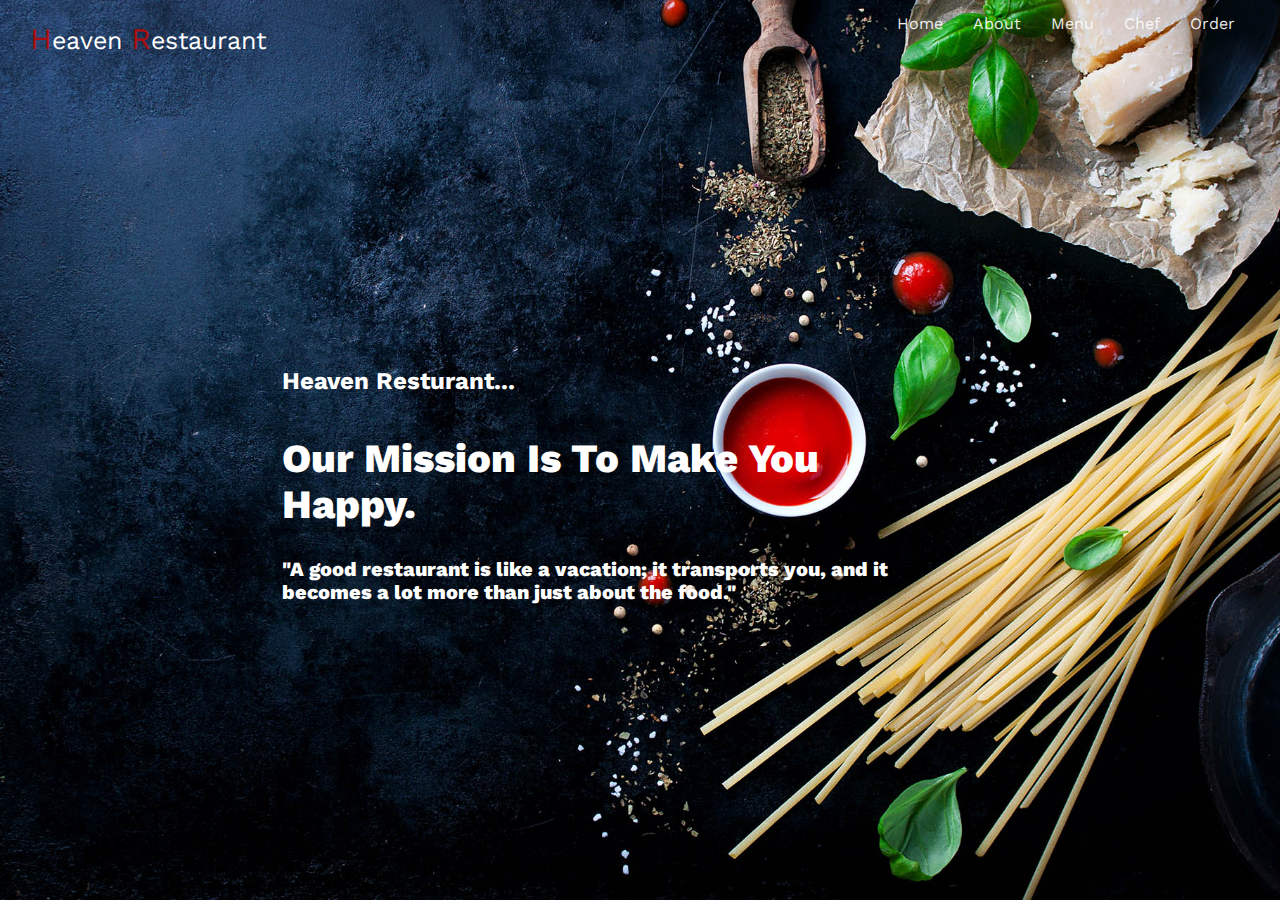
<file: index.html>
<!DOCTYPE html>
<html lang="en">
<head>
    <meta charset="UTF-8">
    <meta http-equiv="X-UA-Compatible" content="IE=edge">
    <meta name="viewport" content="width=device-width, initial-scale=1.0">
    <title>heaven restaurant</title>
    <!-- main css file -->
    <link rel="stylesheet" href="css/index.css">
    <!-- font awesome library -->
    <link rel="stylesheet" href="css/all.min.css">
    <!-- to render elemnts -->
    <link rel="stylesheet" href="css/normalize.css">
    <!-- google fonts -->
    <link rel="preconnect" href="https://fonts.gstatic.com">
    <link 
       href="https://fonts.googleapis.com/css2?family=Work+Sans:wght@200;300;400;500;600;700;800&display=swap"
       rel="stylesheet">
    <link rel = "icon"
      href = "https://image.flaticon.com/icons/png/512/3170/3170733.png" 
      type = "image/icon">
</head>
<body>
    <!-- start header -->
    <section>

        <nav class="navbar">
           <div><a href="index.html"class="brand"><span>h</span>eaven <span>r</span>estaurant</a></div>
            <a href="#"class="toggle-button">
                <span class="bar"></span>
                <span class="bar"></span>
                <span class="bar"></span>
              
            </a>
            
            <div class="navbar-links">
                <ul>
                    <li><a href="index.html">home</a></li>
                    <li><a href="index2.html">about</a></li>
                    <li><a href="index3.html">menu</a></li>
                    <li><a href="index4.html">chef</a></li>
                    <li><a href="order.html">order</a></li>
                </ul>
            </div>
         </nav>   
        <!-- start landing -->
        <div class="landing">
            <div class="intro">
                <h2>Heaven Resturant...</h2>
                <p>Our Mission Is To Make You Happy.</p>
                <p class="paragraph">"A good restaurant is like a vacation; it transports you, and it becomes a lot more than just about the food."</p>
            </div>
        </div>
    </section>
    <script>
       const togglebutton = document.getElementsByClassName('toggle-button')[0]
    const navbarlinks = document.getElementsByClassName('navbar-links')[0]
    
    togglebutton.addEventListener('click',()=>{
        navbarlinks.classList.toggle('active')
    })
        </script>
</body>
</html>
</file>
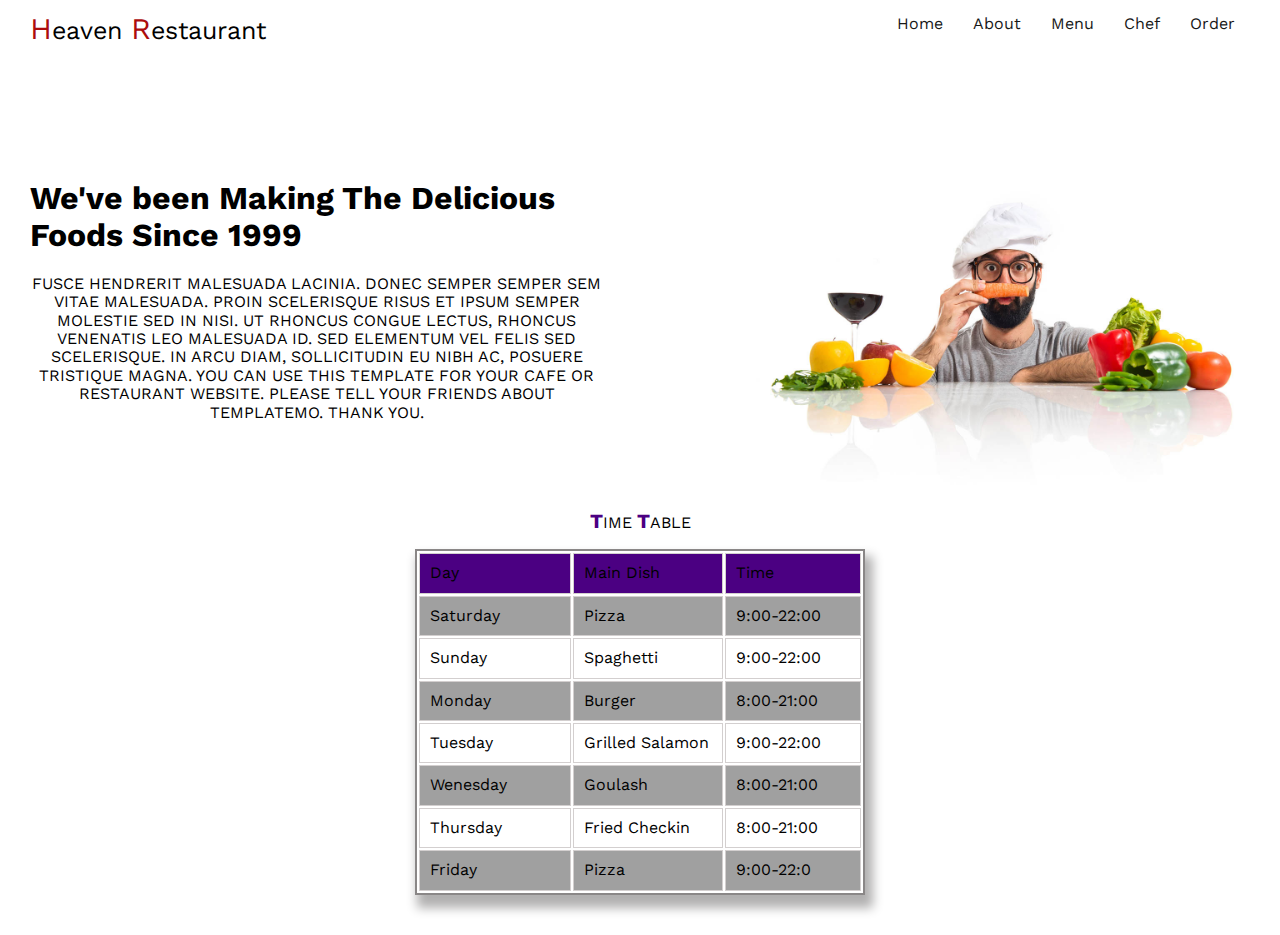
<file: index2.html>
<!DOCTYPE html>
<html lang="en">
<head>
    <meta charset="UTF-8">
    <meta http-equiv="X-UA-Compatible" content="IE=edge">
    <meta name="viewport" content="width=device-width, initial-scale=1.0">
    <title>heaven restaurant</title>
    <!-- main css file -->
    <link rel="stylesheet" href="css/index2.css">
    <!-- font awesome library -->
    <link rel="stylesheet" href="css/all.min.css">
    <!-- to render elemnts -->
    <link rel="stylesheet" href="css/normalize.css">
    <!-- google fonts -->
    <link rel="preconnect" href="https://fonts.gstatic.com">
    <link 
       href="https://fonts.googleapis.com/css2?family=Work+Sans:wght@200;300;400;500;600;700;800&display=swap"
       rel="stylesheet">
    <link rel = "icon"
      href = "https://image.flaticon.com/icons/png/512/3170/3170733.png" 
      type = "image/icon">
</head>
<body>
    <nav class="navbar">
        <div><a href="index.html"class="brand"><span>h</span>eaven <span>r</span>estaurant</a></div>
         <a href="#"class="toggle-button">
             <span class="bar"></span>
             <span class="bar"></span>
             <span class="bar"></span>
           
         </a>
         
         <div class="navbar-links">
             <ul>
                 <li><a href="index.html">home</a></li>
                 <li><a href="index2.html">about</a></li>
                 <li><a href="index3.html">menu</a></li>
                 <li><a href="index4.html">chef</a></li>
                 <li><a href="order.html">order</a></li>
             </ul>
         </div>
      </nav>   
        <div class="about_container">
            <div class="text">
                 <h1>We've been Making The Delicious Foods Since 1999</h1>
                 <p>Fusce hendrerit malesuada lacinia. Donec semper semper sem vitae malesuada. Proin scelerisque risus et ipsum semper molestie sed in nisi. Ut rhoncus congue lectus, rhoncus venenatis leo malesuada id.
                     Sed elementum vel felis sed scelerisque. In arcu diam, sollicitudin eu nibh ac, posuere tristique magna. You can use this template for your cafe or restaurant website. Please tell your friends about templatemo. Thank you.
                    </p>
                </div>
                <div class="image">
                    <img src="css/about-image.jpg">
                </div>
        </div> 
        <p><span>t</span>ime <span>t</span>able</p>  
        <table>
            <tr class="head">
                <td>Day</td>
                <td>Main Dish</td>
                <td>Time</td>
            </tr>
            <tr class="t">
                <td>saturday</td>
                <td>pizza</td>
                <td>9:00-22:00</td>
            </tr>
            <tr class="n">
                <td>sunday</td>
                <td>spaghetti</td>
                <td>9:00-22:00</td>
            </tr>
            <tr class="t">
                <td>monday</td>
                <td>burger</td>
                <td>8:00-21:00</td>
            </tr>
            <tr class="n">
                <td>tuesday</td>
                <td>grilled salamon</td>
                <td>9:00-22:00</td>
            </tr>
            <tr class="t">
                <td>wenesday</td>
                <td>goulash</td>
                <td>8:00-21:00</td>
            </tr>
            <tr class="n">
                <td>thursday</td>
                <td>fried checkin</td>
                <td>8:00-21:00</td>
            </tr>
            <tr class="t">
                <td>friday</td>
                <td>pizza</td>
                <td>9:00-22:0</td>
            </tr>
        </table>
    <script>
        const togglebutton = document.getElementsByClassName('toggle-button')[0]
     const navbarlinks = document.getElementsByClassName('navbar-links')[0]
     
     togglebutton.addEventListener('click',()=>{
         navbarlinks.classList.toggle('active')
     })
         </script>
</body>
</file>
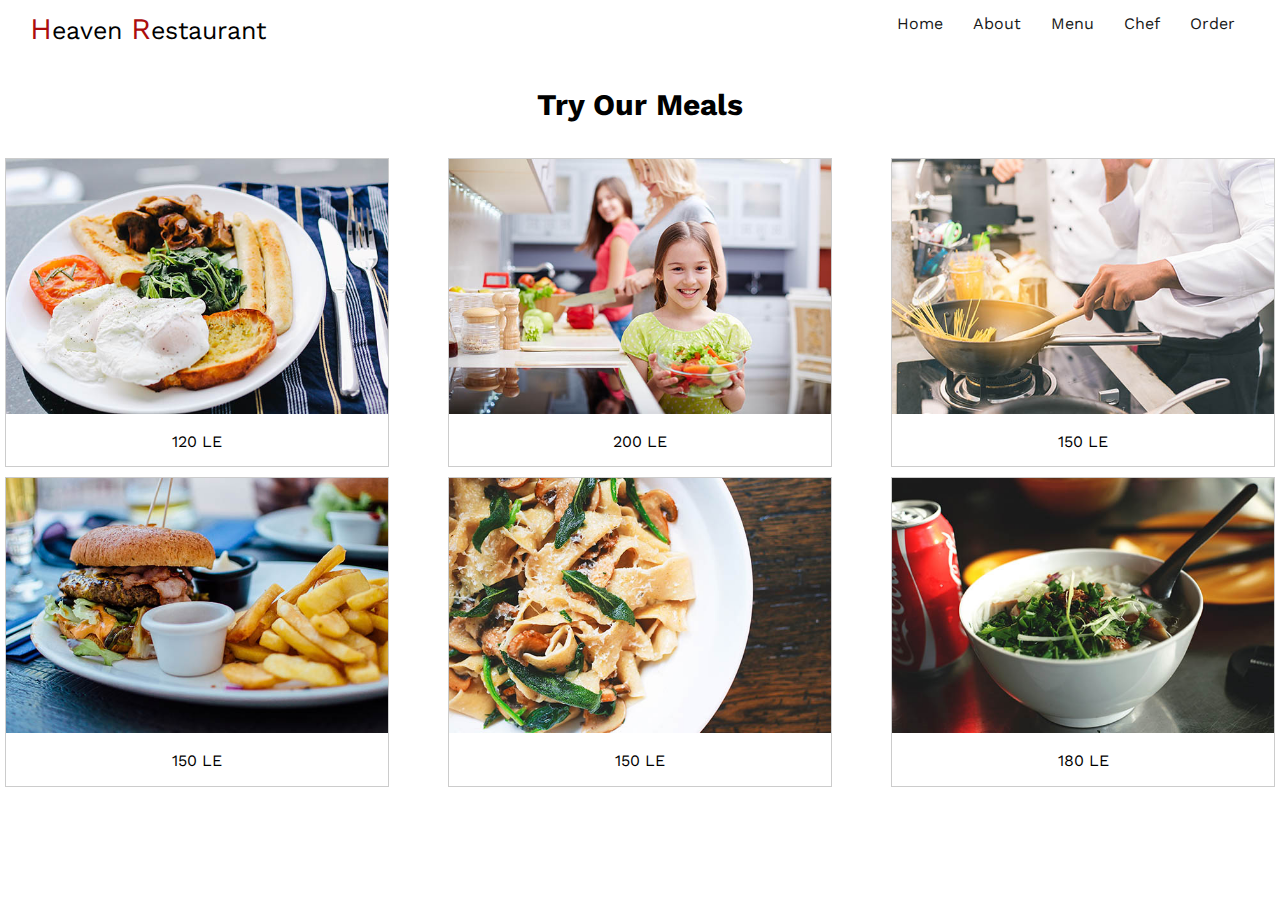
<file: index3.html>
<!DOCTYPE html>
<html lang="en">
<head>
    <meta charset="UTF-8">
    <meta http-equiv="X-UA-Compatible" content="IE=edge">
    <meta name="viewport" content="width=device-width, initial-scale=1.0">
    <title>heaven restaurant</title>
    <!-- main css file -->
    <link rel="stylesheet" href="css/index3.css">
    <!-- font awesome library -->
    <link rel="stylesheet" href="css/all.min.css">
    <!-- to render elemnts -->
    <link rel="stylesheet" href="css/normalize.css">
    <!-- google fonts -->
    <link rel="preconnect" href="https://fonts.gstatic.com">
    <link 
       href="https://fonts.googleapis.com/css2?family=Work+Sans:wght@200;300;400;500;600;700;800&display=swap"
       rel="stylesheet">
    <link rel = "icon"
      href = "https://image.flaticon.com/icons/png/512/3170/3170733.png" 
      type = "image/icon">
    
</head>
<body>
    <!-- start header -->
    <nav class="navbar">
        <div><a href="index.html"class="brand"><span>h</span>eaven <span>r</span>estaurant</a></div>
         <a href="#"class="toggle-button">
             <span class="bar"></span>
             <span class="bar"></span>
             <span class="bar"></span>
           
         </a>
         
         <div class="navbar-links">
             <ul>
                 <li><a href="index.html">home</a></li>
                 <li><a href="index2.html">about</a></li>
                 <li><a href="index3.html">menu</a></li>
                 <li><a href="index4.html">chef</a></li>
                 <li><a href="order.html">order</a></li>
             </ul>
         </div>
      </nav>   
        <h1></h1>
        <p>Try Our Meals</p>
    <div class="gallery_container">
        <div class="gallery">
            <a target="_blank" href="menu-images/menu-image1.jpg">
            <img src="menu-images/menu-image1.jpg" alt="dishe">
            </a>
            <div class="desc">120 LE</div>
        </div>
        
        <div class="gallery">
            <a target="_blank" href="menu-images/menu-image2.jpg">
            <img src="menu-images/menu-image2.jpg" alt="dish">
            </a>
            <div class="desc">200 LE</div>
        </div>
        
        <div class="gallery">
            <a target="_blank" href="menu-images/menu-image3.jpg">
            <img src="menu-images/menu-image3.jpg" alt="dish">
            </a>
            <div class="desc">150 LE</div>
        </div>
        <div class="gallery">
            <a target="_blank" href="menu-images/menu-image5.jpg">
            <img src="menu-images/menu-image5.jpg" alt="dish">
            </a>
            <div class="desc">150 LE</div>
        </div>
        <div class="gallery">
            <a target="_blank" href="menu-images/menu-image6.jpg">
            <img src="menu-images/menu-image6.jpg" alt="dish">
            </a>
            <div class="desc">150 LE</div>
        </div>
        
        <div class="gallery">
            <a target="_blank" href="menu-images/menu-image4.jpg">
            <img src="menu-images/menu-image4.jpg" alt="dish">
            </a>
            <div class="desc">180 LE</div>
        </div>
    </div>
    <script>
        const togglebutton = document.getElementsByClassName('toggle-button')[0]
     const navbarlinks = document.getElementsByClassName('navbar-links')[0]
     
     togglebutton.addEventListener('click',()=>{
         navbarlinks.classList.toggle('active')
     })
         </script>
</body>
</file>
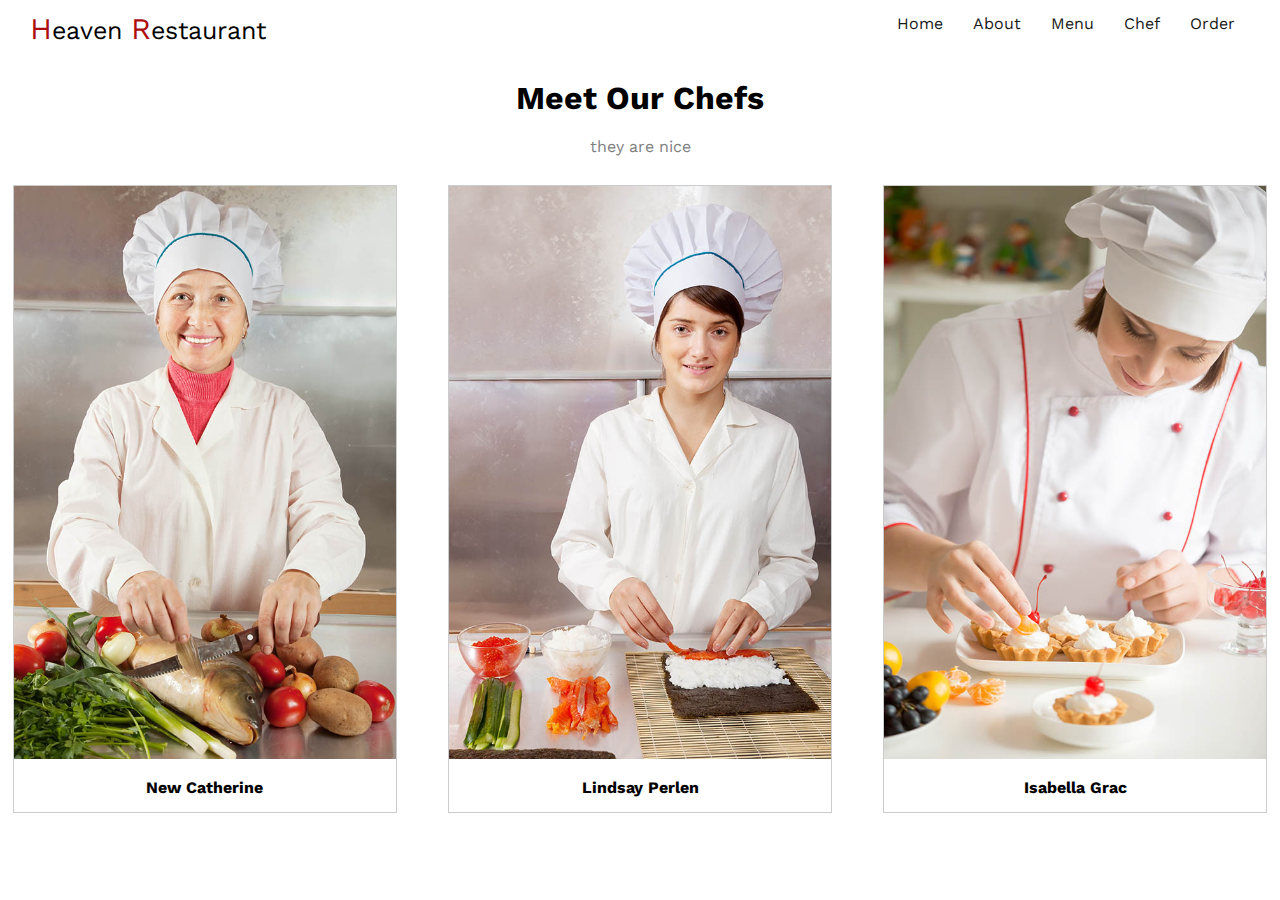
<file: index4.html>
<!DOCTYPE html>
<html lang="en">
<head>
    <meta charset="UTF-8">
    <meta http-equiv="X-UA-Compatible" content="IE=edge">
    <meta name="viewport" content="width=device-width, initial-scale=1.0">
    <title>heaven restaurant</title>
    <!-- main css file -->
    <link rel="stylesheet" href="css/index4.css">
    <!-- font awesome library -->
    <link rel="stylesheet" href="css/all.min.css">
    <!-- to render elemnts -->
    <link rel="stylesheet" href="css/normalize.css">
    <!-- google fonts -->
    <link rel="preconnect" href="https://fonts.gstatic.com">
    <link 
       href="https://fonts.googleapis.com/css2?family=Work+Sans:wght@200;300;400;500;600;700;800&display=swap"
       rel="stylesheet">
    <link rel = "icon"
       href = "https://image.flaticon.com/icons/png/512/3170/3170733.png" 
       type = "image/icon">
</head>
<body>
    <!-- start header -->
    <nav class="navbar">
        <div><a href="index.html"class="brand"><span>h</span>eaven <span>r</span>estaurant</a></div>
         <a href="#"class="toggle-button">
             <span class="bar"></span>
             <span class="bar"></span>
             <span class="bar"></span>
           
         </a>
         
         <div class="navbar-links">
             <ul>
                 <li><a href="index.html">home</a></li>
                 <li><a href="index2.html">about</a></li>
                 <li><a href="index3.html">menu</a></li>
                 <li><a href="index4.html">chef</a></li>
                 <li><a href="order.html">order</a></li>
             </ul>
         </div>
      </nav>   
        <h1>Meet Our Chefs</h1>
        <p>they are nice </p>
    <div class="gallery_container">
        <div class="gallery">
            <a target="_blank" href="chef/team-image1.jpg">
            <img src="chef/team-image1.jpg" alt="dishe">
            </a>
            <div class="desc">New Catherine</div>
        </div>
        
        <div class="gallery">
            <a target="_blank" href="chef/team-image2.jpg">
            <img src="chef/team-image2.jpg" alt="dish">
            </a>
            <div class="desc">Lindsay Perlen</div>
        </div>
        
        <div class="gallery">
            <a target="_blank" href="chef/team-image3.jpg">
            <img src="chef/team-image3.jpg" alt="dish">
            </a>
            <div class="desc">Isabella Grac</div>
        </div>
    </div>
    <script>
        const togglebutton = document.getElementsByClassName('toggle-button')[0]
     const navbarlinks = document.getElementsByClassName('navbar-links')[0]
     
     togglebutton.addEventListener('click',()=>{
         navbarlinks.classList.toggle('active')
     })
         </script>
    </body>
</file>
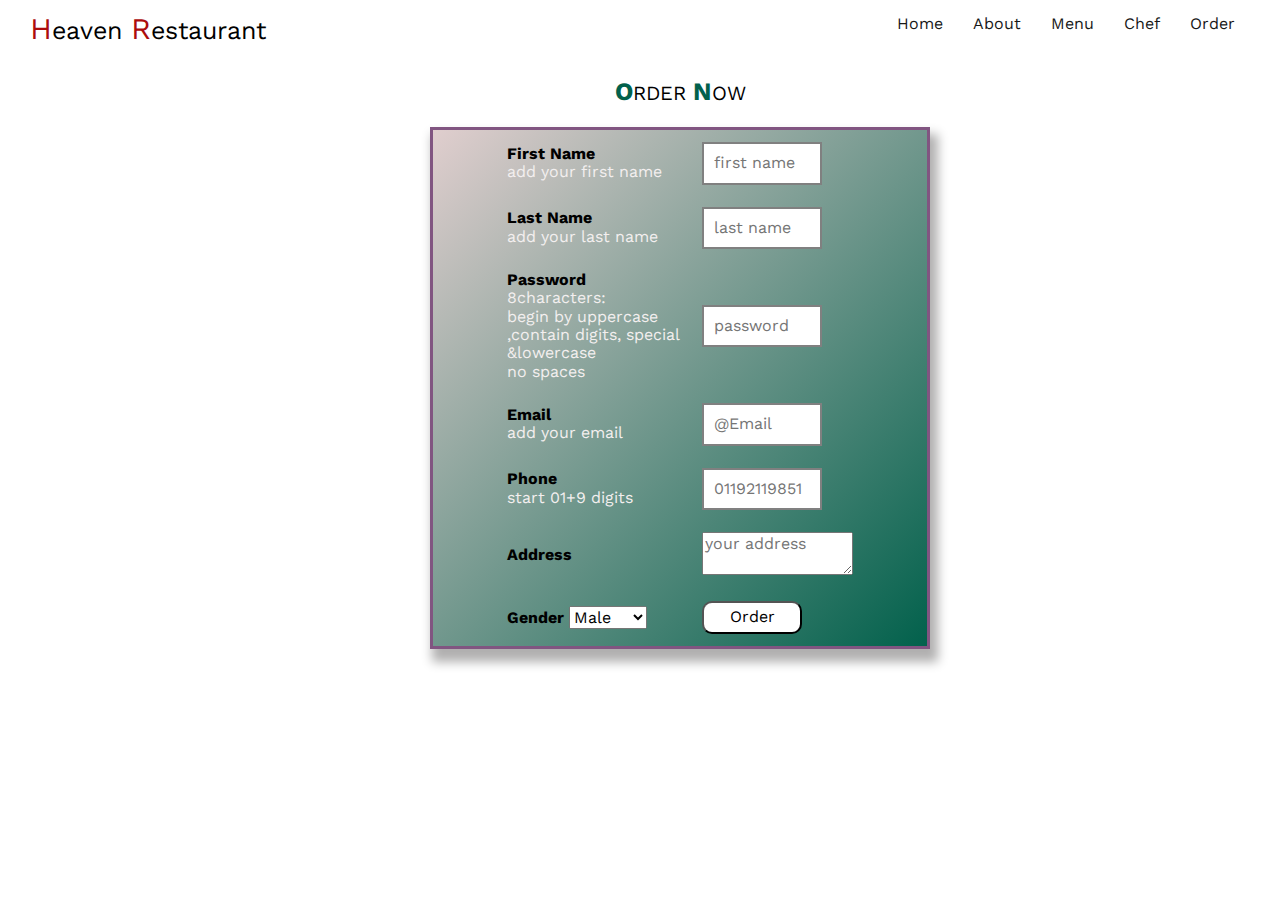
<file: order.html>
<!DOCTYPE html>
<html lang="en">
<head>
    <meta charset="UTF-8">
    <meta http-equiv="X-UA-Compatible" content="IE=edge">
    <meta name="viewport" content="width=device-width, initial-scale=1.0">
    <title>heaven restaurant</title>
     <!-- main css file -->
     <link  rel="stylesheet"href="css/order.css" >
     <!-- font awesome library -->
     <link rel="stylesheet" href="css/all.min.css">
     <!-- to render elemnts -->
     <link rel="stylesheet" href="css/normalize.css">
     <!-- google fonts -->
     <link rel="preconnect" href="https://fonts.gstatic.com">
     <link 
        href="https://fonts.googleapis.com/css2?family=Work+Sans:wght@200;300;400;500;600;700;800&display=swap"
        rel="stylesheet">
    <link rel = "icon"
        href = "https://image.flaticon.com/icons/png/512/3170/3170733.png" 
        type = "image/icon">
</head>
<body>
    <!-- start header -->

    <nav class="navbar">
        <div><a href="index.html"class="brand"><span>h</span>eaven <span>r</span>estaurant</a></div>
         <a href="#"class="toggle-button">
             <span class="bar"></span>
             <span class="bar"></span>
             <span class="bar"></span>
           
         </a>
         
         <div class="navbar-links">
             <ul>
                 <li><a href="index.html">home</a></li>
                 <li><a href="index2.html">about</a></li>
                 <li><a href="index3.html">menu</a></li>
                 <li><a href="index4.html">chef</a></li>
                 <li><a href="order.html">order</a></li>
             </ul>
         </div>
      </nav>   
    <div class="form">
        <div class="con">
            <p><span>o</span>rder <span>n</span>ow</p>  
    <form method="GET " onsubmit="return verifyPassword()" action="thanks.html">
        <table>
        
            <tr>
                <td><label for="a"> first name</label>
              <br> add your first name </td>
                <td><input id="a" type="text"name="fname" required placeholder="first name"></td>
            </tr>
            <tr>
                <td><label for="b"> last name</label>
              <br> add your last name </td>
                <td><input id="b" type="text"name="lname"required placeholder="last name"></td>
            </tr>
            <tr>
                <td><label for="pswd"> password</label>
                    <br>8characters:<br>begin by uppercase<br>,contain digits, special<br>&lowercase<br>no spaces</td>
                <td><input id="pswd" type="password"name="pass"required placeholder="password" autocomplete="off"onkeyup="passCheck(this.value)">
                <span id="message"></span></td>
            </tr>
            <tr>
                <td> <label for="d">email</label>
                    <br> add your email </td> </td>
                <td> <input id="d" type="email"name="name"required placeholder="@Email"></td>
            
            </tr>
            <tr>
                <td><label for="f">phone</label> 
                    <br> start 01+9 digits </td></td>
                <td> <input id="f" type="text"name="name"pattern="01+[0-9]{9}"required placeholder="01192119851"></td>
               
            </tr>
            <tr>
                <td> <label for="e">address</label></td>
                <td>  <textarea id="e" placeholder="your address"name="subject"cols="13"rows="2" required></textarea></td>
                
            </tr>

            <tr>
                <td><label for="gender">gender</label>
                    <select name="gender"id="gender"required>
                        <option value="1">Male</option>
                        <option value="1">Female</option>
                    </select>
                </td>
                    <td>
                        <button type="submit">Order</button>
                        
                    </td>
                </tr>
        </table>
    </form>
</div>
</div>
<!-- type="text/javascript" -->

    
<script>
        const togglebutton = document.getElementsByClassName('toggle-button')[0]
     const navbarlinks = document.getElementsByClassName('navbar-links')[0]
     
     togglebutton.addEventListener('click',()=>{
         navbarlinks.classList.toggle('active')
     })
    function verifyPassword() {  
      var pw = document.getElementById("pswd").value;  
      //check empty password field  
      if(pw == "") {  
         document.getElementById("message").innerHTML = "**Fill the password please!";  
         return false;  
      }  
       
     //minimum password length validation  
      if(pw.length < 8) {  
         document.getElementById("message").innerHTML = "**Password length must be atleast 8 characters";  
         return false;  
      }  
      
    //maximum length of password validation
      if(pw.length > 8) {  
         document.getElementById("message").innerHTML = "**Password length must not exceed 8 characters";  
         return false;  
      }
      if (pw.search (/[0-9]/) == -1){
        document.getElementById("message").innerHTML = "**Your Password needs a number";  
        return false;   
      }
      if (pw.search (/[a-z]/) == -1){
        document.getElementById("message").innerHTML = "**Your Password must contain a lowercase character";  
        return false;   
      }
      if(pw.search(/[!@#$%^&*]/) == -1){
        document.getElementById("message").innerHTML = "**Your Password needs a special character";  
        return false;
      }
      if(pw.search(/[ ]/)!=-1){
        document.getElementById("message").innerHTML = "**Your Password can't contain white spaces";
        return false;
      }
   if(!(pw.match(/[A-Z]/))){
    document.getElementById("message").innerHTML = "**Your Password must start with an uppercase character";
     return false;
   }
    }
    

</script>
</body>
</html>
</file>
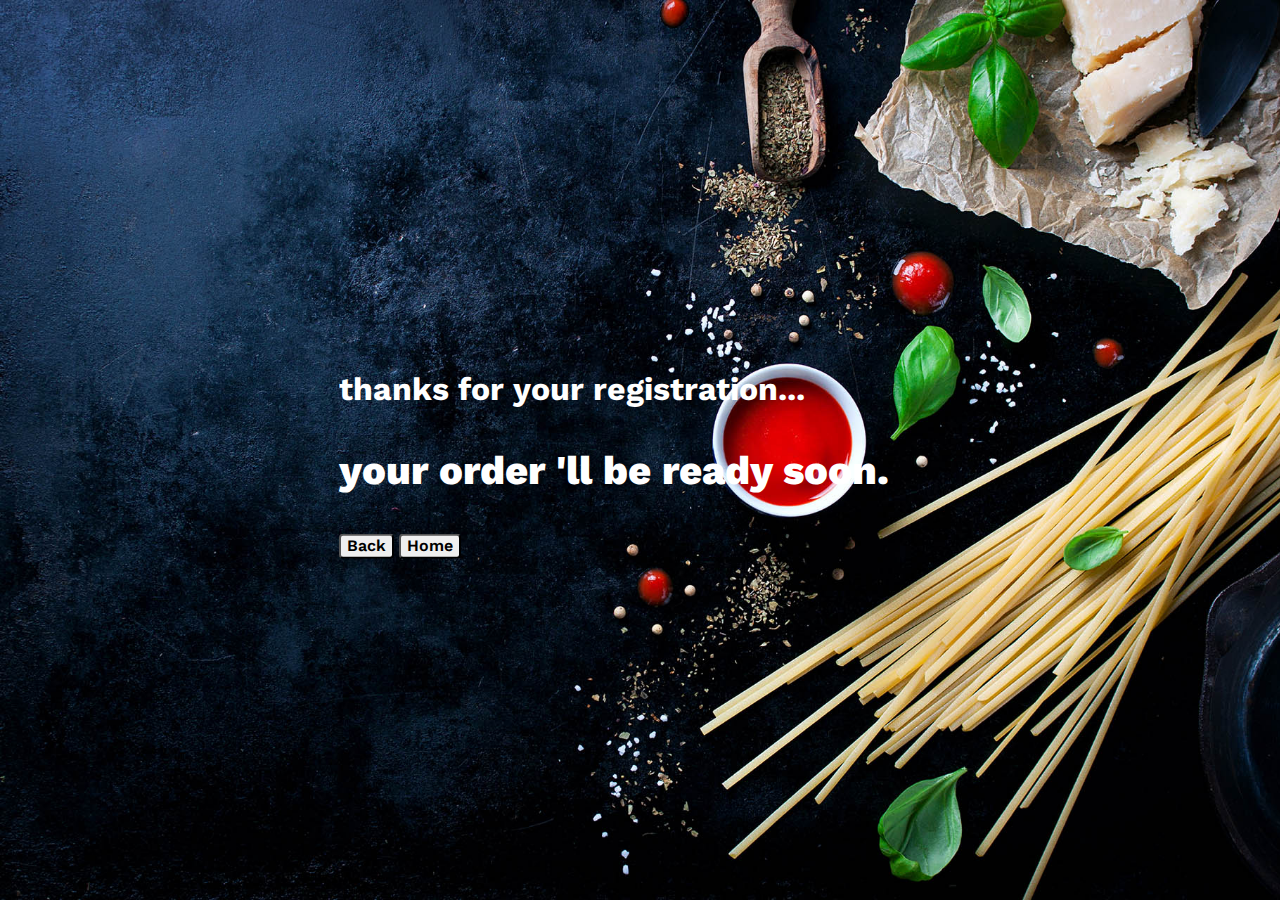
<file: thanks.html>
<!DOCTYPE html>
<html lang="en">
<head>
    <meta charset="UTF-8">
    <meta http-equiv="X-UA-Compatible" content="IE=edge">
    <meta name="viewport" content="width=device-width, initial-scale=1.0">
    <title>heaven restaurant</title>
     <!-- main css file -->
     <link  rel="stylesheet"href="css/thanks.css" >
     <!-- font awesome library -->
     <link rel="stylesheet" href="css/all.min.css">
     <!-- to render elemnts -->
     <link rel="stylesheet" href="css/normalize.css">
     <!-- google fonts -->
     <link rel="preconnect" href="https://fonts.gstatic.com">
     <link 
        href="https://fonts.googleapis.com/css2?family=Work+Sans:wght@200;300;400;500;600;700;800&display=swap"
        rel="stylesheet">
    <link rel = "icon"
        href = "https://image.flaticon.com/icons/png/512/3170/3170733.png" 
        type = "image/icon">
</head>
<body>

        <div class="landing">
        <div class="intro">
            <h1>thanks for your registration...</h1>
            <p>your order 'll be ready soon.</p>
            <button onclick="location.href='order.html'">Back</button>
            <button onclick="location.href='index.html'">Home</button>
        </div>
    </div>
    
</body>
</file>
<file: css/index.css>
/* global rules */
*{
    -webkit-box-sizing: border-box;
    -moz-box-sizing: border-box;
    box-sizing: border-box;
}
body{
    font-family: 'Work Sans', sans-serif;
}

.container{
    
    margin-right: auto;
    margin-left: auto;

    padding-left: 15px;
    padding-right: 15px;
}
@media (min-width:400px){
    .container{
        width:380px;
    }
}
@media (min-width:600px){
    .container{
        width:577px;
    }
}
@media (min-width:990px){
    .container{
        width:970px;
    }
}
@media (min-width:1200px){
    .container{
        width:1170px;
    }
}
/* start header */

.navbar{
    margin-left: 30px;
    margin-right: 30px;
    display: flex;
    justify-content: space-between;
    align-items: center;
    color:rgb(255, 255, 255);
}
.brand{
    text-transform: capitalize;
    font-size: 25px;
    text-decoration: none;
    color:white;

}
.brand:hover{
    color:rgb(172, 13, 13);
}
.brand span{
    font-size: 30px;
    color: rgb(172, 13, 13);
}
.navbar-links ul{
    margin: 0;
    margin-bottom: 30px;
    padding: 0;
    display: flex;
    opacity: .9;
    width: 100%;

}
.navbar-links li{
    list-style: none;
  width: 100%
}
.navbar-links li a{
    display:block;
    padding: 15px;
    text-decoration: none;
    text-transform:capitalize;
    color: white;
    transition: .3s;
    -webkit-transition: .3s;
    -moz-transition: .3s;
    -ms-transition: .3s;
    -o-transition: .3s;
}
.navbar-links ul li a:hover{
    padding-left: 25px;
    color:rgb(172, 13, 13);
    border-bottom: 2px solid rgb(172, 13, 13) ;
}

.navbar-links li a:hover{
    color:rgb(172, 13, 13);
}
.toggle-button{
    position: absolute;
    top:.75rem;
    right:1rem;
    display: none;
    flex-direction: column;
    justify-content: space-between;
    width: 30px;
    height: 21px;
}
.toggle-button .bar{
    height: 2px;
    width: 100%;
    background-color: white;
    border-radius: 18px;
    -webkit-border-radius: 18px;
    -moz-border-radius: 18px;
    -ms-border-radius: 18px;
    -o-border-radius: 18px;
}

@media (max-width:600px){
    .toggle-button{
        display: flex;
    }
    .navbar-links{
        display: none;
    }
    .navbar{
        flex-direction: column;
        align-items: flex-start;
    }
    .navbar-links ul{
        flex-direction: column;
        /* background-color: gray; */
    
    }
    .navbar-links li{
        text-align:center;
    }
    .navbar-links li a{
        padding: .5rem 1rem;
    }
    .navbar-links.active{
        display: flex;
    }
    .landing{

        display: block;
    }
}
/* start landing */
section{
    background-image: url(slider-image3.jpg);
    background-size:cover ;
    height:100vh;
    
}

.landing .intro{
    position: absolute;
    left:48%;
    top:50%;
    transform: translate(-50%, -48%);
    -webkit-transform: translate(-50%, -48%);
    -moz-transform: translate(-50%, -48%);
    -ms-transform: translate(-50%, -48%);
    -o-transform: translate(-50%, -48%);
    color: white;
    margin-top: 30px;
}


p{
    font-weight: 800;
    font-size: 40px;
}

.paragraph{
    font-size: 20px;
    margin-top: -10px
}
</file>
<file: css/index2.css>
/* start global */
*{
    -webkit-box-sizing: border-box;
    -moz-box-sizing: border-box;
    box-sizing: border-box;
}
body{
    font-family: 'Work Sans', sans-serif;
   
}


@media (min-width:400px){
    .container{
        width:380px;
    }
    .about_container{
        display: block;
    }
}
@media (min-width:600px){
    .container{
        width:577px;
    }
}
@media (min-width:990px){
    .container{
        width:970px;
    }
}
@media (min-width:1200px){
    .container{
        width:1170px;
    }
}
/* start header */
.navbar{
    margin-left: 30px;
    margin-right: 30px;
    display: flex;
    justify-content: space-between;
    align-items: center;
   
}
.brand{
    text-transform: capitalize;
    font-size: 25px;
    text-decoration: none;
    color:rgb(0, 0, 0);

}
.brand:hover{
    color:rgb(172, 13, 13);
}
.brand span{
    font-size: 30px;
    color: rgb(172, 13, 13);
}
.navbar-links ul{
    margin: 0;
    margin-bottom: 10px;
    padding: 0;
    display: flex;
    opacity: .9;
    width: 100%;


}
.navbar-links li{
    list-style: none;
  width: 100%
}
.navbar-links li a{
    display:block;
    padding: 15px;
    text-decoration: none;
    text-transform:capitalize;
    color: rgb(0, 0, 0);
    transition: .3s;
    -webkit-transition: .3s;
    -moz-transition: .3s;
    -ms-transition: .3s;
    -o-transition: .3s;
}
.navbar-links ul li a:hover{
    padding-left: 25px;
    color:rgb(172, 13, 13);
    border-bottom: 2px solid rgb(172, 13, 13) ;
}

.navbar-links li a:hover{
    color:rgb(172, 13, 13);
}
.toggle-button{
    position: absolute;
    top:.75rem;
    right:1rem;
    display: none;
    flex-direction: column;
    justify-content: space-between;
    width: 30px;
    height: 21px;
}
.toggle-button .bar{
    height: 2px;
    width: 100%;
    background-color: rgb(0, 0, 0);
    border-radius: 18px;
    -webkit-border-radius: 18px;
    -moz-border-radius: 18px;
    -ms-border-radius: 18px;
    -o-border-radius: 18px;
}

@media (max-width:600px){
    .toggle-button{
        display: flex;
    }
    .navbar-links{
        display: none;
    }
    .navbar{
        flex-direction: column;
        align-items: flex-start;
    }
    .navbar-links ul{
        flex-direction: column;
        /* background-color: gray; */
    
    }
    .navbar-links li{
        text-align:center;
    }
    .navbar-links li a{
        padding: .5rem 1rem;
    }
    .navbar-links.active{
        display: flex;
    }
    .landing{

        display: block;
    }
}

/* landing */
.about_container{
    margin-top: 100px;
    display: flex;
    flex-wrap: wrap;
    justify-content:space-between ;
    margin-left: 30px;
    margin-right: 30px;
}
.image, .text{
    width: 47%;
}
.image{
    width: 500px;
}
img{
    width: 500px;
}

.about .text h1,.about .text p{
    margin: 0px;
    margin-left: 50px;
    
}
@media(max-width:600px){
     .text{
      width: 100%;
    }
    img{
        width: 360px;
    }
}
/* table */


table{

    display:flex;
    justify-content: center;
    margin: auto;
   border:2px #8a8787 solid;
   width: 450px;
   margin-bottom: 40px;
   box-shadow: 5px  10px 10px 3px #b1b0b0;
}
td{ color:rgb(0, 0, 0); 
    padding: 10px;
    text-transform: capitalize; 
     border:1px rgb(211, 207, 207) solid; 
     width:200px;
    
}
tr:hover{
   background-color: indigo;
   color: white;
}
.head{
    background-color: indigo;
  
}
.t{
background-color: rgb(160, 160, 160);
}
.n{
    
}
p{
    text-align: center;
    text-transform: uppercase;
}
p span{
    color: indigo;
    font-weight: bold;
    font-size: 20px;
}
@media(max-width:600px){

    table{
        width:320px
    }

}
</file>
<file: css/index3.css>
/* global rules */
*{
    -webkit-box-sizing: border-box;
    -moz-box-sizing: border-box;
    box-sizing: border-box;
}
body{
    font-family: 'Work Sans', sans-serif;
}

.container{
    
    margin-right: auto;
    margin-left: auto;

    padding-left: 15px;
    padding-right: 15px;
}
@media (min-width:400px){
    .container{
        width:380px;
    }
    
}
@media (min-width:600px){
    .container{
        width:577px;
    }
}
@media (min-width:990px){
    .container{
        width:970px;
    }
}
@media (min-width:1200px){
    .container{
        width:1170px;
    }
}
/* start header */
@media (min-width:400px){
    .container{
        width:380px;
    }
    .about_container{
        display: block;
    }
}
@media (min-width:600px){
    .container{
        width:577px;
    }
}
@media (min-width:990px){
    .container{
        width:970px;
    }
}
@media (min-width:1200px){
    .container{
        width:1170px;
    }
}
/* start header */
.navbar{
    margin-left: 30px;
    margin-right: 30px;
    display: flex;
    justify-content: space-between;
    align-items: center;
   
}
.brand{
    text-transform: capitalize;
    font-size: 25px;
    text-decoration: none;
    color:rgb(0, 0, 0);

}
.brand:hover{
    color:rgb(172, 13, 13);
}
.brand span{
    font-size: 30px;
    color: rgb(172, 13, 13);
}
.navbar-links ul{
    margin: 0;
    margin-bottom: 10px;
    padding: 0;
    display: flex;
    opacity: .9;
    width: 100%;


}
.navbar-links li{
    list-style: none;
  width: 100%
}
.navbar-links li a{
    display:block;
    padding: 15px;
    text-decoration: none;
    text-transform:capitalize;
    color: rgb(0, 0, 0);
    transition: .3s;
    -webkit-transition: .3s;
    -moz-transition: .3s;
    -ms-transition: .3s;
    -o-transition: .3s;
}
.navbar-links ul li a:hover{
    padding-left: 25px;
    color:rgb(172, 13, 13);
    border-bottom: 2px solid rgb(172, 13, 13) ;
}

.navbar-links li a:hover{
    color:rgb(172, 13, 13);
}
.toggle-button{
    position: absolute;
    top:.75rem;
    right:1rem;
    display: none;
    flex-direction: column;
    justify-content: space-between;
    width: 30px;
    height: 21px;
}
.toggle-button .bar{
    height: 2px;
    width: 100%;
    background-color: rgb(0, 0, 0);
    border-radius: 18px;
    -webkit-border-radius: 18px;
    -moz-border-radius: 18px;
    -ms-border-radius: 18px;
    -o-border-radius: 18px;
}

@media (max-width:600px){
    .toggle-button{
        display: flex;
    }
    .navbar-links{
        display: none;
    }
    .navbar{
        flex-direction: column;
        align-items: flex-start;
    }
    .navbar-links ul{
        flex-direction: column;
        /* background-color: gray; */
    
    }
    .navbar-links li{
        text-align:center;
    }
    .navbar-links li a{
        padding: .5rem 1rem;
    }
    .navbar-links.active{
        display: flex;
    }
    .landing{

        display: block;
    }
}
/* start gralary */;

h1{
    text-align: center;
    margin-bottom: 0;
}
p{
    color: rgb(0, 0, 0);
    text-align: center;
    font-size: 30px;
    font-weight: bolder;
}
.gallery_container{
    display: flex;
    justify-content: space-between;
    flex-wrap: wrap;
}
.gallery_container .gallery{
margin: 5px;
  border: 1px solid #ccc;
  width:30%;
  margin-left: 5px;
  margin-right: 5px;
  
}
.gallery_container .gallery:hover{
    border: 1px solid #777;
}
.gallery_container .gallery img{
        width: 100%;
        height: auto;
}
.gallery_container .desc {
    padding: 15px;
    text-align: center;
  }
 
@media (max-width:700px){
    .gallery {
        -ms-flex: 47%;
        flex: 47%;
        max-width: 47%;
      }
}
</file>
<file: css/index4.css>
/* global rules */
*{
    -webkit-box-sizing: border-box;
    -moz-box-sizing: border-box;
    box-sizing: border-box;
}
body{
    font-family: 'Work Sans', sans-serif;
}

.container{
    
    margin-right: auto;
    margin-left: auto;

    padding-left: 15px;
    padding-right: 15px;
}
@media (min-width:400px){
    .container{
        width:380px;
    }
}
@media (min-width:600px){
    .container{
        width:577px;
    }
}
@media (min-width:990px){
    .container{
        width:970px;
    }
}
@media (min-width:1200px){
    .container{
        width:1170px;
    }
}
/* start header */
.navbar{
    margin-left: 30px;
    margin-right: 30px;
    display: flex;
    justify-content: space-between;
    align-items: center;
   
}
.brand{
    text-transform: capitalize;
    font-size: 25px;
    text-decoration: none;
    color:rgb(0, 0, 0);

}
.brand:hover{
    color:rgb(172, 13, 13);
}
.brand span{
    font-size: 30px;
    color: rgb(172, 13, 13);
}
.navbar-links ul{
    margin: 0;
    margin-bottom: 10px;
    padding: 0;
    display: flex;
    opacity: .9;
    width: 100%;


}
.navbar-links li{
    list-style: none;
  width: 100%
}
.navbar-links li a{
    display:block;
    padding: 15px;
    text-decoration: none;
    text-transform:capitalize;
    color: rgb(0, 0, 0);
    transition: .3s;
    -webkit-transition: .3s;
    -moz-transition: .3s;
    -ms-transition: .3s;
    -o-transition: .3s;
}
.navbar-links ul li a:hover{
    padding-left: 25px;
    color:rgb(172, 13, 13);
    border-bottom: 2px solid rgb(172, 13, 13) ;
}

.navbar-links li a:hover{
    color:rgb(172, 13, 13);
}
.toggle-button{
    position: absolute;
    top:.75rem;
    right:1rem;
    display: none;
    flex-direction: column;
    justify-content: space-between;
    width: 30px;
    height: 21px;
}
.toggle-button .bar{
    height: 2px;
    width: 100%;
    background-color: rgb(0, 0, 0);
    border-radius: 18px;
    -webkit-border-radius: 18px;
    -moz-border-radius: 18px;
    -ms-border-radius: 18px;
    -o-border-radius: 18px;
}

@media (max-width:600px){
    .toggle-button{
        display: flex;
    }
    .navbar-links{
        display: none;
    }
    .navbar{
        flex-direction: column;
        align-items: flex-start;
    }
    .navbar-links ul{
        flex-direction: column;
        /* background-color: gray; */
    
    }
    .navbar-links li{
        text-align:center;
    }
    .navbar-links li a{
        padding: .5rem 1rem;
    }
    .navbar-links.active{
        display: flex;
    }
    .landing{

        display: block;
    }
}
/* gallery */
 h1{
    margin-bottom: 0px;
    text-align: center;
}
 p{
    color: gray;
    text-align: center;
    font-size: 16px;
}
.gallery_container{
    display: flex;
    justify-content: space-between;
    flex-wrap: wrap;
}
.gallery_container .gallery{
  margin: 1%;
  border: 1px solid #ccc;
  width:30%;
  height:100%;
}
.gallery_container .gallery:hover{
    border: 1px solid #777;
}
.gallery_container .gallery img{
        width: 100%;
        height: auto;
}
.gallery_container .desc {
    padding: 15px;
    text-align: center;
    font-weight: bold;
  }
  @media (max-width:700px){
    .gallery {
        -ms-flex: 97%;
        flex: 97%;
        max-width: 97%;
      }
}
</file>
<file: css/order.css>
/* global rules */
*{
    -webkit-box-sizing: border-box;
    -moz-box-sizing: border-box;
    box-sizing: border-box;
}
body{
    font-family: 'Work Sans', sans-serif;
}

.container{
    
    margin-right: auto;
    margin-left: auto;

    padding-left: 15px;
    padding-right: 15px;
}
@media (max-width:400px){
    .container{
        width:380px;
    }
    .con{
        width:55%;
        margin-left:40px ;

    }
}
@media (min-width:400px){
    .container{
        width:380px;
    }
    .con{
        width:70%;
        margin-left:40px ;

    }
}
@media (min-width:600px){
    .container{
        width:577px;
    }
    .con{
        width:80%;
    }

}
@media (min-width:990px){
    .container{
        width:970px;
    }
    .con{
        width:90%;
    }
}
@media (min-width:1200px){
    .container{
        width:1170px;
    }
    .con{
        width:100%;
    }
}
/* start header */
.navbar{
    margin-left: 30px;
    margin-right: 30px;
    display: flex;
    justify-content: space-between;
    align-items: center;
   
}
.brand{
    text-transform: capitalize;
    font-size: 25px;
    text-decoration: none;
    color:rgb(0, 0, 0);

}
.brand:hover{
    color:rgb(172, 13, 13);
}
.brand span{
    font-size: 30px;
    color: rgb(172, 13, 13);
}
.navbar-links ul{
    margin: 0;
    margin-bottom: 10px;
    padding: 0;
    display: flex;
    opacity: .9;
    width: 100%;


}
.navbar-links li{
    list-style: none;
  width: 100%
}
.navbar-links li a{
    display:block;
    padding: 15px;
    text-decoration: none;
    text-transform:capitalize;
    color: rgb(0, 0, 0);
    transition: .3s;
    -webkit-transition:;
    -moz-transition:;
    -ms-transition:;
    -o-transition:;
}
.navbar-links ul li a:hover{
    padding-left: 25px;
    color:rgb(172, 13, 13);
    border-bottom: 2px solid rgb(172, 13, 13) ;
}

.navbar-links li a:hover{
    color:rgb(172, 13, 13);
}
.toggle-button{
    position: absolute;
    top:.75rem;
    right:1rem;
    display: none;
    flex-direction: column;
    justify-content: space-between;
    width: 30px;
    height: 21px;
}
.toggle-button .bar{
    height: 2px;
    width: 100%;
    background-color: rgb(0, 0, 0);
    border-radius: 18px;
    -webkit-border-radius: 18px;
    -moz-border-radius: 18px;
    -ms-border-radius: 18px;
    -o-border-radius: 18px;
}

@media (max-width:600px){
    .toggle-button{
        display: flex;
    }
    .navbar-links{
        display: none;
    }
    .navbar{
        flex-direction: column;
        align-items: flex-start;
    }
    .navbar-links ul{
        flex-direction: column;
        /* background-color: gray; */
    
    }
    .navbar-links li{
        text-align:center;
    }
    .navbar-links li a{
        padding: .5rem 1rem;
    }
    .navbar-links.active{
        display: flex;
    }
    .landing{

        display: block;
    }
}
/* start form  */
label{
    text-transform: capitalize;
    font-weight: bold;
    color: black;
}
table{

    display:flex;
    justify-content: center;
    background-color: rgb(161, 204, 206);
    margin-bottom: 30px;
   border:3px #815581 solid;
   background-image: linear-gradient(to bottom right ,rgb(224, 206, 206), rgb(2, 97, 76));
   box-shadow: 5px  10px 10px 3px #b1b0b0;
}
td{
color:rgb(243, 239, 239);
padding: 10px;

}

.form{
    width: 500px;
margin-left: 350px;
margin-top:80px
}   
                                                                                                                                                                                                                                                                                                                                                                                                                                                                                          input{
    border:2px gray solid;
    padding: 10px;
    width:120px;
    transition: width 0.4s ease-in-out;
    -webkit-transition: width 0.4s ease-in-out;
    -moz-transition: width 0.4s ease-in-out;
    -ms-transition: width 0.4s ease-in-out;
    -o-transition: width 0.4s ease-in-out;
}
input:focus{
    border-color: black;
    width: 150px;
}
button{
    background-color: rgb(255, 255, 255);
    border-radius: 10px;
    -webkit-border-radius: 10px;
    -moz-border-radius: 10px;
    -ms-border-radius: 10px;
    -o-border-radius: 10px;
    border-color: rgb(0, 0, 0);
    width:100px;
    padding:5px;
}
.form{
    margin: auto;
    margin-top:5px ;
}
.check{
    color:rgb(243, 239, 239) ;
    text-transform: lowercase;
    font-size: 16px;
    font-weight:400;
}
p{
    text-align: center;
    text-transform: uppercase;
    font-size: 20px;
}
p span{
    color: rgb(2, 97, 76);
    font-weight: bold;
    font-size: 25px;
}
</file>
<file: css/thanks.css>
*{
    -webkit-box-sizing: border-box;
    -moz-box-sizing: border-box;
     box-sizing: border-box;
}
body{
    font-family: 'Work Sans', sans-serif;
    background-image: url(slider-image3.jpg);
    background-size:cover ;
    height:100vh;
}


.landing .intro{
    position: absolute;
    left:48%;
    top:50%;
    transform: translate(-50%, -48%);
    -webkit-transform: translate(-50%, -48%);
    -moz-transform: translate(-50%, -48%);
    -ms-transform: translate(-50%, -48%);
    -o-transform: translate(-50%, -48%);
    color: rgb(255, 255, 255);
}


p{
    font-weight: 800;
    font-size: 40px;
}
button{
    border-radius: 4px;
    -webkit-border-radius: 4px;
    -moz-border-radius: 4px;
    -ms-border-radius: 4px;
    -o-border-radius: 4px;
    font-weight: 600;
}
</file>
